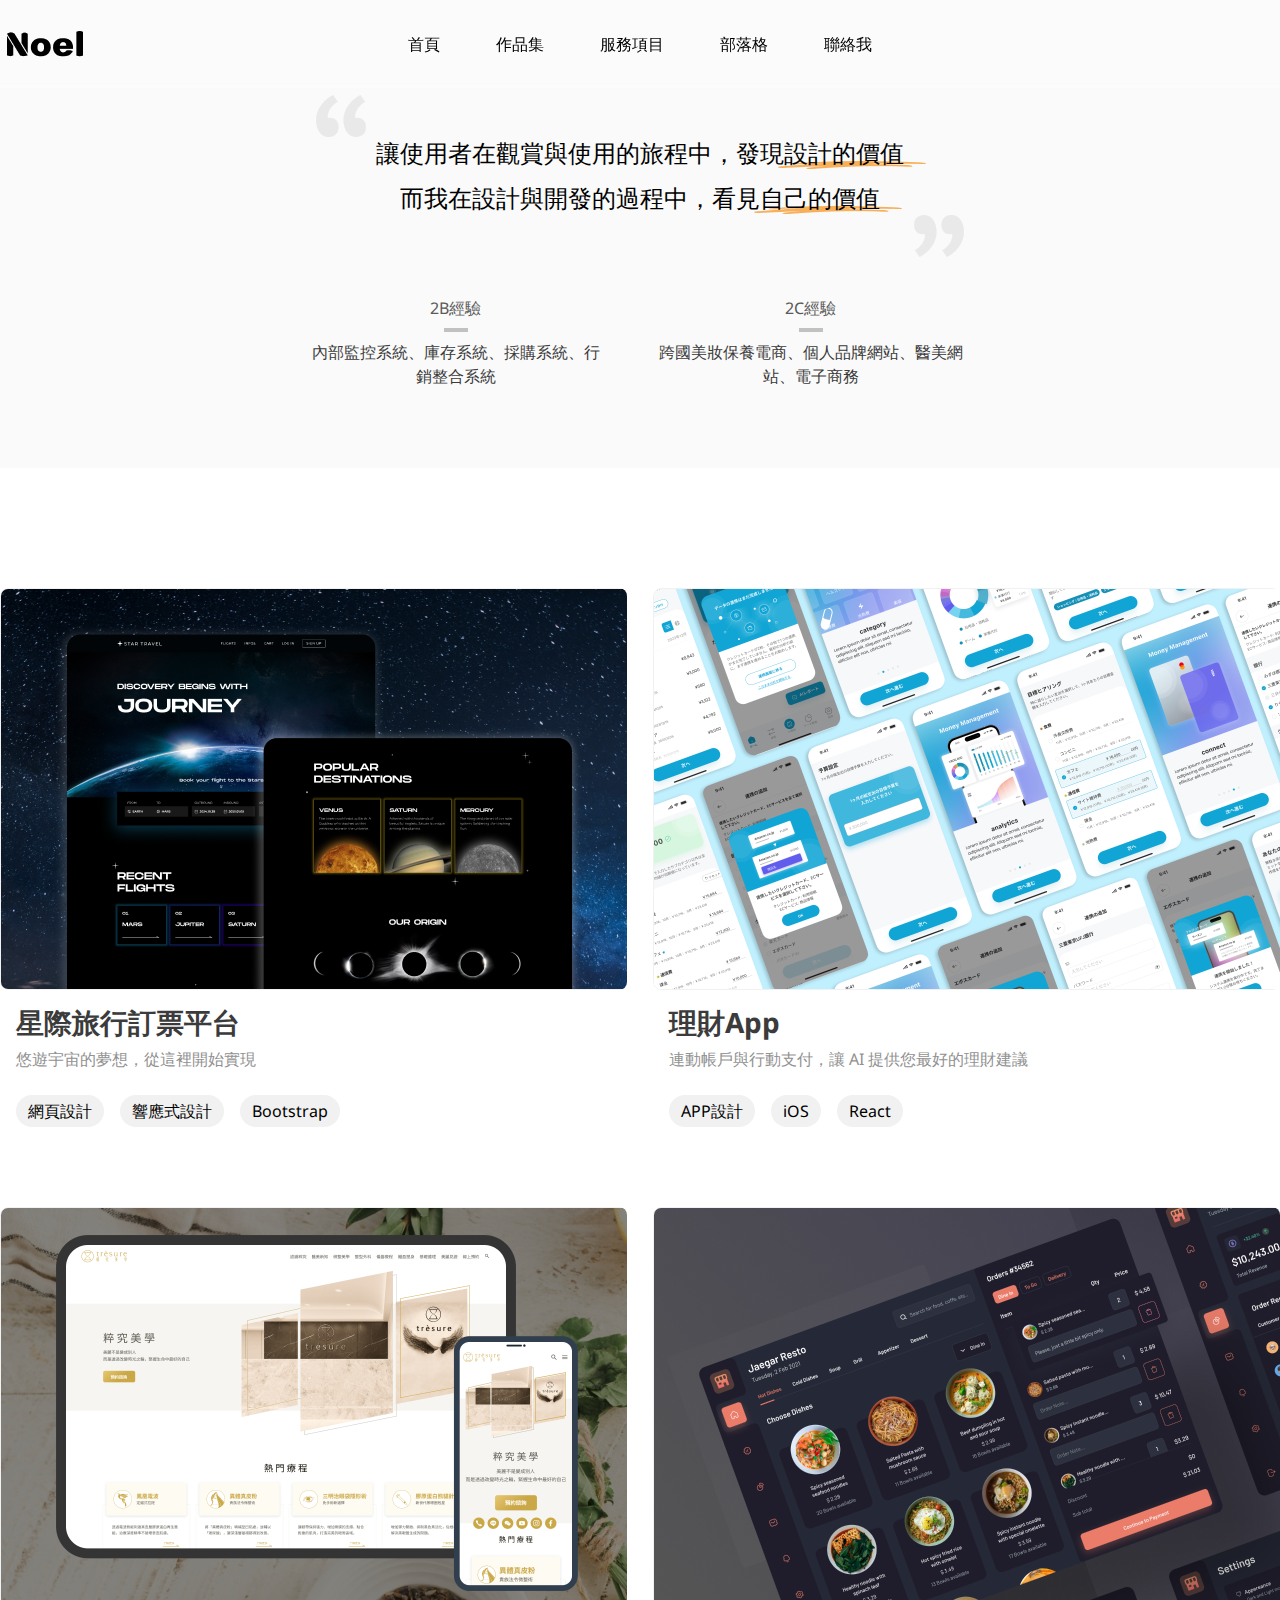
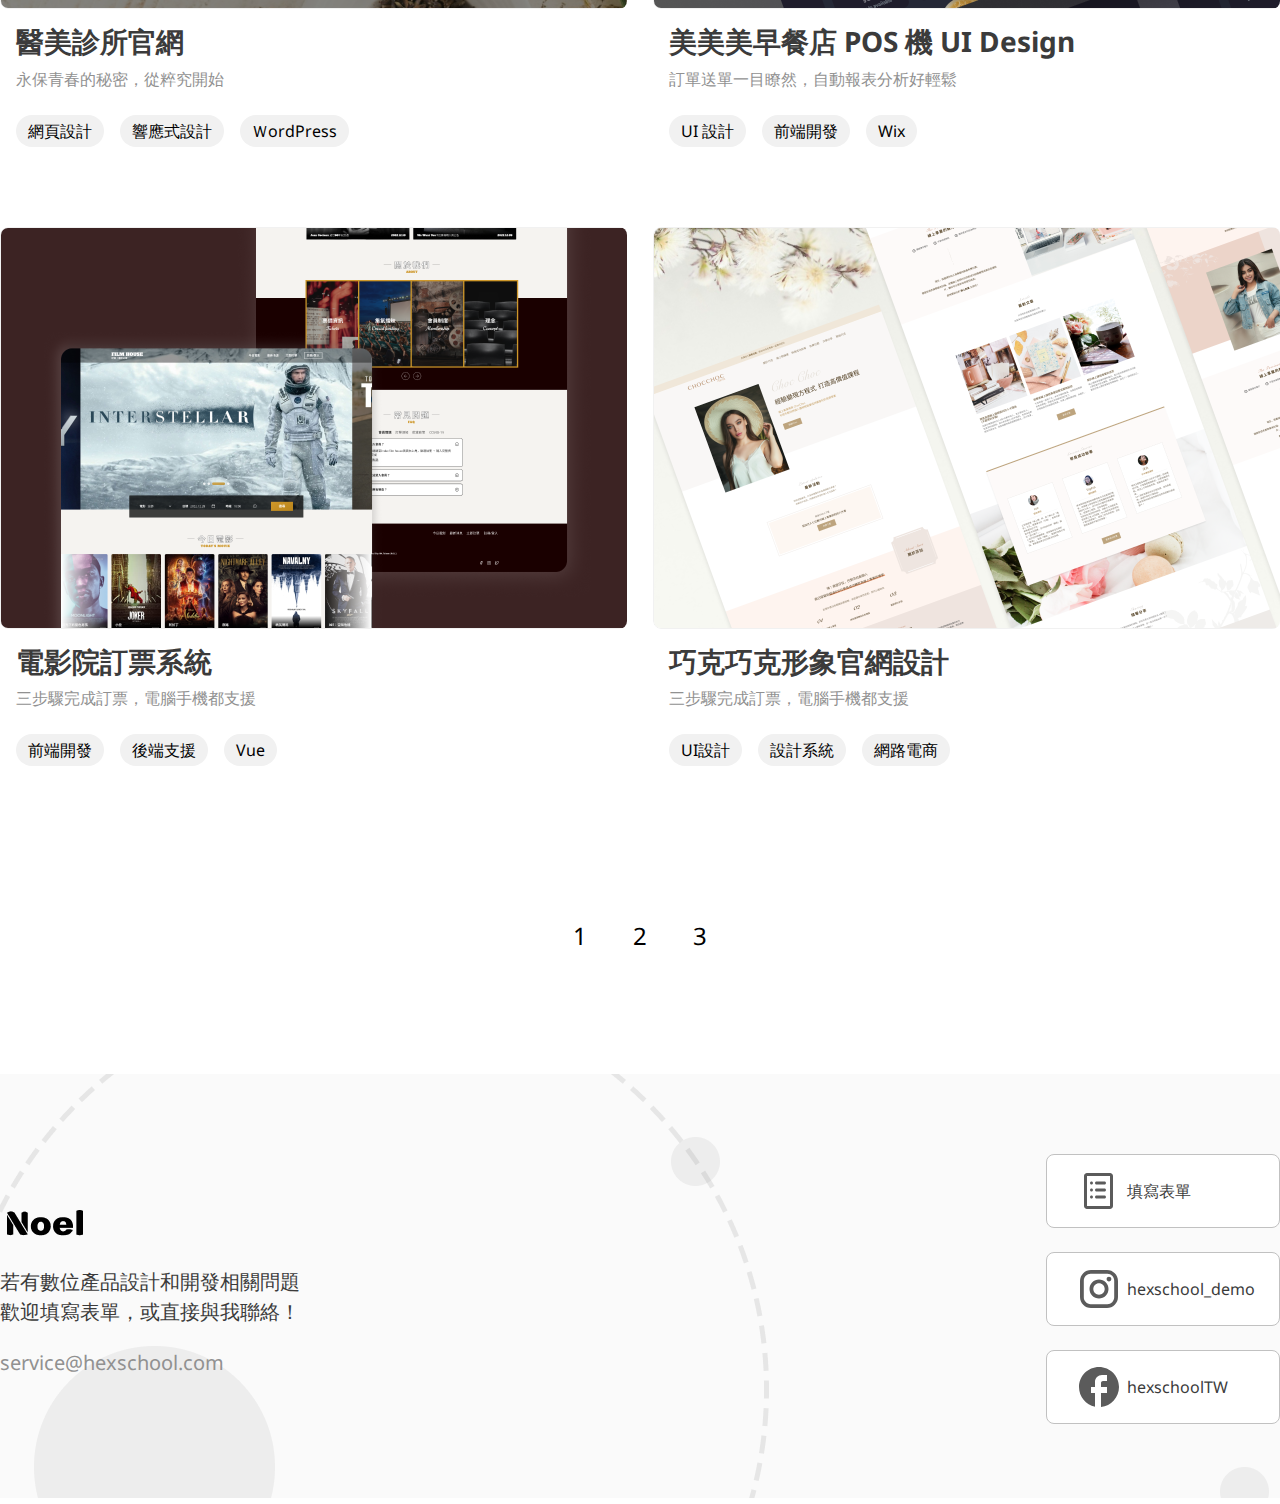
<file: index.html>
<!DOCTYPE html>
<html lang="en">

<head>
    <meta charset="UTF-8">
    <meta name="viewport" content="width=device-width, initial-scale=1.0">
    <title>Portfolio</title>
    <link rel="preconnect" href="https://fonts.googleapis.com">
    <link rel="preconnect" href="https://fonts.gstatic.com" crossorigin>
    <link
        href="https://fonts.googleapis.com/css2?family=Noto+Sans+Display:ital,wght@0,100..900;1,100..900&family=Noto+Sans:ital,wght@0,100..900;1,100..900&display=swap"
        rel="stylesheet">
    <link rel="stylesheet"
        href="https://fonts.googleapis.com/css2?family=Material+Symbols+Outlined:opsz,wght,FILL,GRAD@24,400,0,0" />
    <link rel="stylesheet" href="all.css">
</head>

<body>
    <div class="header">
        <div class="container position-relative">
            <div class="header-content d-flex justify-center">
                <h1><a href="#">Noel</a></h1>
                <ul class="nav-list d-flex">
                    <li class="nav-list-item">
                        <a class="nav-link" href="#">首頁</a>
                        <span class="outer-line-top-left"></span>
                        <span class="outer-line-bottom-left"></span>
                        <span class="outer-line-top-right"></span>
                        <span class="outer-line-bottom-right"></span>
                    </li>
                    <li class="nav-list-item">
                        <a class="nav-link" href="#">作品集</a>
                        <span class="outer-line-top-left"></span>
                        <span class="outer-line-bottom-left"></span>
                        <span class="outer-line-top-right"></span>
                        <span class="outer-line-bottom-right"></span>
                    </li>
                    <li class="nav-list-item">
                        <a class="nav-link" href="#">服務項目</a>
                        <span class="outer-line-top-left"></span>
                        <span class="outer-line-bottom-left"></span>
                        <span class="outer-line-top-right"></span>
                        <span class="outer-line-bottom-right"></span>
                    </li>
                    <li class="nav-list-item">
                        <a class="nav-link" href="#">部落格</a>
                        <span class="outer-line-top-left"></span>
                        <span class="outer-line-bottom-left"></span>
                        <span class="outer-line-top-right"></span>
                        <span class="outer-line-bottom-right"></span>
                    </li>
                    <li class="nav-list-item">
                        <a class="nav-link" href="#">聯絡我</a>
                        <span class="outer-line-top-left"></span>
                        <span class="outer-line-bottom-left"></span>
                        <span class="outer-line-top-right"></span>
                        <span class="outer-line-bottom-right"></span>
                    </li>
                </ul>
            </div>
        </div>
    </div>
    <div class="title">
        <div class="title-main">
            <div class="title-content mb-24">
                <div class="title-text">
                    <p class="bs-h4 text-weight-400 mb-16">讓使用者在觀賞與使用的旅程中，發現<span class="highlighter-pen">設計的價值<img
                                class="highlighter-pen-img" src="./assets/highlighter.png" alt=""></span></p>
                    <p class="bs-h4 text-weight-400">而我在設計與開發的過程中，看見<span class="highlighter-pen">自己的價值<img
                                class="highlighter-pen-img" src="./assets/highlighter.png" alt=""></span></p>
                </div>
                <div class="backtick-left d-flex justify-center align-center">
                    <img src="./assets/Vector-left.png" alt="">
                </div>
                <div class="backtick-right d-flex justify-center align-center">
                    <img src="./assets/Vector-right.png" alt="">
                </div>
            </div>
            <div class="title-introduce d-flex justify-between">
                <div class="title-introduce-item">
                    <h3 class="fs-6-text text-primary-600 text-weight-400 mb-4">2B經驗</h3>
                    <hr class="title-hr mb-8">
                    <p class="fs-6-text text-primary-700">內部監控系統、庫存系統、採購系統、行銷整合系統</p>
                </div>
                <div class="title-introduce-item">
                    <h3 class="fs-6-text text-primary-600 text-weight-400 mb-4">2C經驗</h3>
                    <hr class="title-hr mb-8">
                    <p class="fs-6-text text-primary-700">跨國美妝保養電商、個人品牌網站、醫美網站、電子商務</p>
                </div>
            </div>
        </div>
    </div>
    <div class="portfolio">
        <div class="container">
            <ul class="portfolio-list d-flex justify-between flex-wrap mb-72">
                <li class="portfolio-item">
                    <a class="portfolio-link mb-16" href="#"><img class="portfolio-img" src="./assets/work-image-1.png"
                            alt=""></a>
                    <div class="portfolio-content">
                        <h2 class="bs-h3 text-primary-700 text-weight-700 mb-8">星際旅行訂票平台</h2>
                        <p class="fs-6-text text-primary-500 text-weight-400 mb-24">悠遊宇宙的夢想，從這裡開始實現</p>
                        <ul class="tags-list d-flex">
                            <li class="tags-item"><a class="tags-link" href="#">網頁設計</a></li>
                            <li class="tags-item"><a class="tags-link" href="#">響應式設計</a></li>
                            <li class="tags-item"><a class="tags-link" href="#">Bootstrap</a></li>
                        </ul>
                    </div>
                </li>
                <li class="portfolio-item">
                    <a class="portfolio-link mb-16" href="#"><img class="portfolio-img" src="./assets/work-image-2.png"
                            alt=""></a>
                    <div class="portfolio-content">
                        <h2 class="bs-h3 text-primary-700 text-weight-700 mb-8">理財App</h2>
                        <p class="fs-6-text text-primary-500 text-weight-400 mb-24">連動帳戶與行動支付，讓 AI 提供您最好的理財建議</p>
                        <ul class="tags-list d-flex">
                            <li class="tags-item"><a class="tags-link" href="#">APP設計</a></li>
                            <li class="tags-item"><a class="tags-link" href="#">iOS</a></li>
                            <li class="tags-item"><a class="tags-link" href="#">React</a></li>
                        </ul>
                    </div>

                </li>
                <li class="portfolio-item">
                    <a class="portfolio-link mb-16" href="#"><img class="portfolio-img" src="./assets/work-image-3.png"
                            alt=""></a>
                    <div class="portfolio-content">
                        <h2 class="bs-h3 text-primary-700 text-weight-700 mb-8">醫美診所官網</h2>
                        <p class="fs-6-text text-primary-500 text-weight-400 mb-24">永保青春的秘密，從粹究開始</p>
                        <ul class="tags-list d-flex">
                            <li class="tags-item"><a class="tags-link" href="#">網頁設計</a></li>
                            <li class="tags-item"><a class="tags-link" href="#">響應式設計</a></li>
                            <li class="tags-item"><a class="tags-link" href="#">ＷordPress</a></li>
                        </ul>
                    </div>

                </li>
                <li class="portfolio-item">
                    <a class="portfolio-link mb-16" href="#"><img class="portfolio-img" src="./assets/work-image-4.png"
                            alt=""></a>
                    <div class="portfolio-content">
                        <h2 class="bs-h3 text-primary-700 text-weight-700 mb-8">美美美早餐店 POS 機 UI Design</h2>
                        <p class="fs-6-text text-primary-500 text-weight-400 mb-24">訂單送單一目瞭然，自動報表分析好輕鬆</p>
                        <ul class="tags-list d-flex">
                            <li class="tags-item"><a class="tags-link" href="#">UI 設計</a></li>
                            <li class="tags-item"><a class="tags-link" href="#">前端開發</a></li>
                            <li class="tags-item"><a class="tags-link" href="#">Wix</a></li>
                        </ul>
                    </div>

                </li>
                <li class="portfolio-item">
                    <a class="portfolio-link mb-16" href="#"><img class="portfolio-img" src="./assets/work-image-5.png"
                            alt=""></a>
                    <div class="portfolio-content">
                        <h2 class="bs-h3 text-primary-700 text-weight-700 mb-8">電影院訂票系統</h2>
                        <p class="fs-6-text text-primary-500 text-weight-400 mb-24">三步驟完成訂票，電腦手機都支援</p>
                        <ul class="tags-list d-flex">
                            <li class="tags-item"><a class="tags-link" href="#">前端開發</a></li>
                            <li class="tags-item"><a class="tags-link" href="#">後端支援</a></li>
                            <li class="tags-item"><a class="tags-link" href="#">Vue</a></li>
                        </ul>
                    </div>

                </li>
                <li class="portfolio-item">
                    <a class="portfolio-link mb-16" href="#"><img class="portfolio-img" src="./assets/work-image-6.png"
                            alt=""></a>
                    <div class="portfolio-content">
                        <h2 class="bs-h3 text-primary-700 text-weight-700 mb-8">巧克巧克形象官網設計</h2>
                        <p class="fs-6-text text-primary-500 text-weight-400 mb-24">三步驟完成訂票，電腦手機都支援</p>
                        <ul class="tags-list d-flex">
                            <li class="tags-item"><a class="tags-link" href="#">UI設計</a></li>
                            <li class="tags-item"><a class="tags-link" href="#">設計系統</a></li>
                            <li class="tags-item"><a class="tags-link" href="#">網路電商</a></li>
                        </ul>
                    </div>
                </li>
            </ul>
            <div class="pagination-list">
                <a class="pagination-item fs-4-text text-weight-400" href="#">1</a>
                <a class="pagination-item fs-4-text text-weight-400" href="#">2</a>
                <a class="pagination-item fs-4-text text-weight-400" href="#">3</a>
            </div>
        </div>
    </div>
    <div class="footer">
        <div class="container">
            <div class="d-flex justify-between align-center">
                <div class="footer-mail">
                    <img class="mb-24" src="./assets/header-logo.png" alt="">
                    <p class="fs-5-text text-primary-700 text-weight-400 mb-24">若有數位產品設計和開發相關問題<br />
                        歡迎填寫表單，或直接與我聯絡！</p>
                    <a href="#" class="bs-h5 text-primary-500 text-weight-400">service@hexschool.com</a>
                </div>
                <ul class="footer-social-list">
                    <li class="footer-social-item">
                        <a class="footer-social-link d-flex align-center mb-24" href="">
                            <svg width="56" height="56" viewBox="0 0 56 56" fill="none"
                                xmlns="http://www.w3.org/2000/svg">
                                <path fill-rule="evenodd" clip-rule="evenodd"
                                    d="M16 13H39V43H16L16 13ZM13 13C13 11.3431 14.3431 10 16 10H39C40.6569 10 42 11.3431 42 13V43C42 44.6569 40.6569 46 39 46H16C14.3431 46 13 44.6569 13 43V13ZM22 20C22 20.8284 21.3284 21.5 20.5 21.5C19.6716 21.5 19 20.8284 19 20C19 19.1716 19.6716 18.5 20.5 18.5C21.3284 18.5 22 19.1716 22 20ZM22 27C22 27.8284 21.3284 28.5 20.5 28.5C19.6716 28.5 19 27.8284 19 27C19 26.1716 19.6716 25.5 20.5 25.5C21.3284 25.5 22 26.1716 22 27ZM20.5 35.5C21.3284 35.5 22 34.8284 22 34C22 33.1716 21.3284 32.5 20.5 32.5C19.6716 32.5 19 33.1716 19 34C19 34.8284 19.6716 35.5 20.5 35.5ZM24 20C24 19.1716 24.6716 18.5 25.5 18.5H33.5C34.3284 18.5 35 19.1716 35 20C35 20.8284 34.3284 21.5 33.5 21.5H25.5C24.6716 21.5 24 20.8284 24 20ZM25.5 25.5C24.6716 25.5 24 26.1716 24 27C24 27.8284 24.6716 28.5 25.5 28.5H33.5C34.3284 28.5 35 27.8284 35 27C35 26.1716 34.3284 25.5 33.5 25.5H25.5ZM24 34C24 33.1716 24.6716 32.5 25.5 32.5H33.5C34.3284 32.5 35 33.1716 35 34C35 34.8284 34.3284 35.5 33.5 35.5H25.5C24.6716 35.5 24 34.8284 24 34Z"
                                    fill="#5B5B5B" />
                            </svg>
                            <p>填寫表單</p>
                        </a>
                    </li>
                    <li class="footer-social-item">
                        <a class="footer-social-link d-flex align-center mb-24" href="">
                            <svg width="56" height="56" viewBox="0 0 56 56" fill="none"
                                xmlns="http://www.w3.org/2000/svg">
                                <path
                                    d="M20.02 9H35.98C42.06 9 47 13.94 47 20.02V35.98C47 38.9027 45.839 41.7057 43.7723 43.7723C41.7057 45.839 38.9027 47 35.98 47H20.02C13.94 47 9 42.06 9 35.98V20.02C9 17.0973 10.161 14.2943 12.2277 12.2277C14.2943 10.161 17.0973 9 20.02 9ZM19.64 12.8C17.8259 12.8 16.0861 13.5206 14.8034 14.8034C13.5206 16.0861 12.8 17.8259 12.8 19.64V36.36C12.8 40.141 15.859 43.2 19.64 43.2H36.36C38.1741 43.2 39.9139 42.4794 41.1966 41.1966C42.4794 39.9139 43.2 38.1741 43.2 36.36V19.64C43.2 15.859 40.141 12.8 36.36 12.8H19.64ZM37.975 15.65C38.6049 15.65 39.209 15.9002 39.6544 16.3456C40.0998 16.791 40.35 17.3951 40.35 18.025C40.35 18.6549 40.0998 19.259 39.6544 19.7044C39.209 20.1498 38.6049 20.4 37.975 20.4C37.3451 20.4 36.741 20.1498 36.2956 19.7044C35.8502 19.259 35.6 18.6549 35.6 18.025C35.6 17.3951 35.8502 16.791 36.2956 16.3456C36.741 15.9002 37.3451 15.65 37.975 15.65ZM28 18.5C30.5196 18.5 32.9359 19.5009 34.7175 21.2825C36.4991 23.0641 37.5 25.4804 37.5 28C37.5 30.5196 36.4991 32.9359 34.7175 34.7175C32.9359 36.4991 30.5196 37.5 28 37.5C25.4804 37.5 23.0641 36.4991 21.2825 34.7175C19.5009 32.9359 18.5 30.5196 18.5 28C18.5 25.4804 19.5009 23.0641 21.2825 21.2825C23.0641 19.5009 25.4804 18.5 28 18.5ZM28 22.3C26.4883 22.3 25.0384 22.9005 23.9695 23.9695C22.9005 25.0384 22.3 26.4883 22.3 28C22.3 29.5117 22.9005 30.9616 23.9695 32.0305C25.0384 33.0995 26.4883 33.7 28 33.7C29.5117 33.7 30.9616 33.0995 32.0305 32.0305C33.0995 30.9616 33.7 29.5117 33.7 28C33.7 26.4883 33.0995 25.0384 32.0305 23.9695C30.9616 22.9005 29.5117 22.3 28 22.3Z"
                                    fill="#5B5B5B" />
                            </svg>
                            <p>hexschool_demo</p>
                        </a>
                    </li>
                    <li class="footer-social-item">
                        <a class="footer-social-link d-flex align-center" href="">
                            <svg width="56" height="56" viewBox="0 0 56 56" fill="none"
                                xmlns="http://www.w3.org/2000/svg">
                                <path
                                    d="M48 28.0501C48 16.9825 39.04 8 28 8C16.96 8 8 16.9825 8 28.0501C8 37.7544 14.88 45.8346 24 47.6992V34.0652H20V28.0501H24V23.0376C24 19.1679 27.14 16.0201 31 16.0201H36V22.0351H32C30.9 22.0351 30 22.9373 30 24.0401V28.0501H36V34.0652H30V48C40.1 46.9975 48 38.4561 48 28.0501Z"
                                    fill="#5B5B5B" />
                            </svg>
                            <p>hexschoolTW</p>

                        </a>
                    </li>
                </ul>
            </div>
        </div>
    </div>
</body>

</html>
</file>
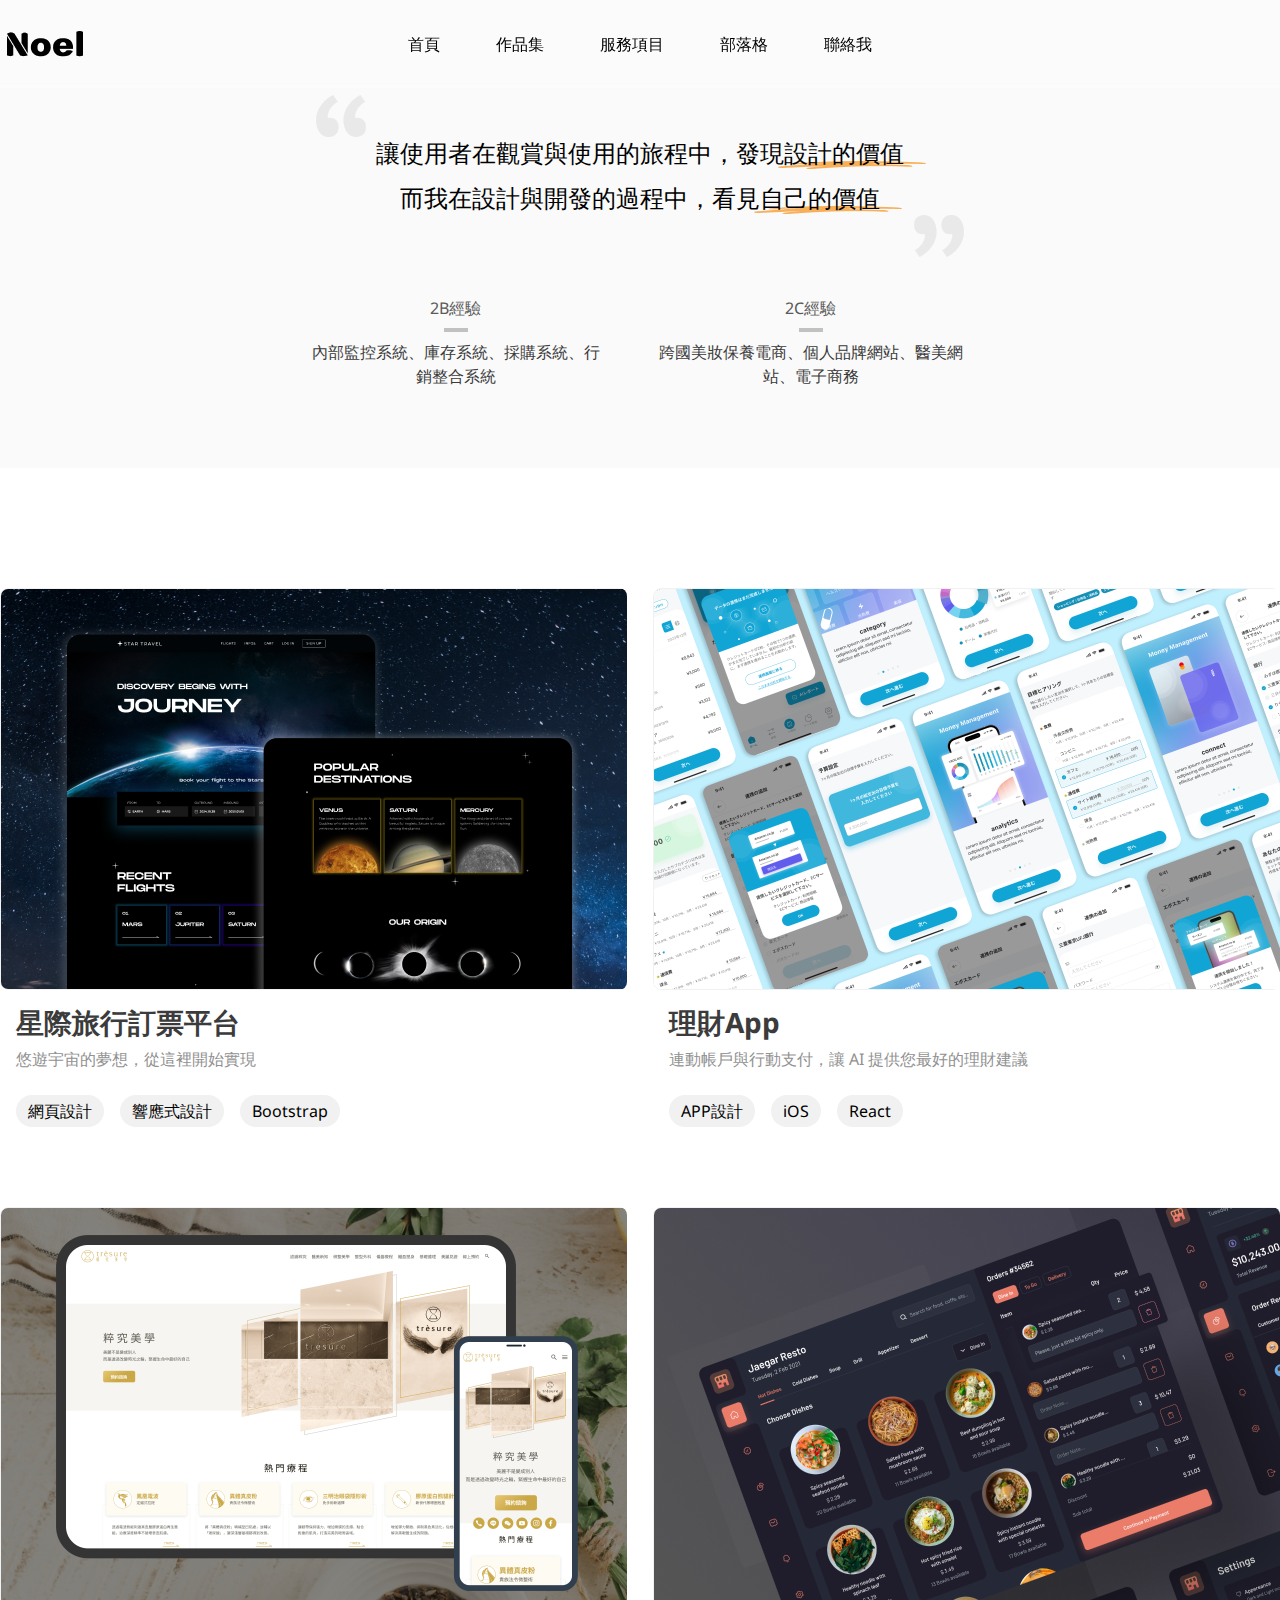
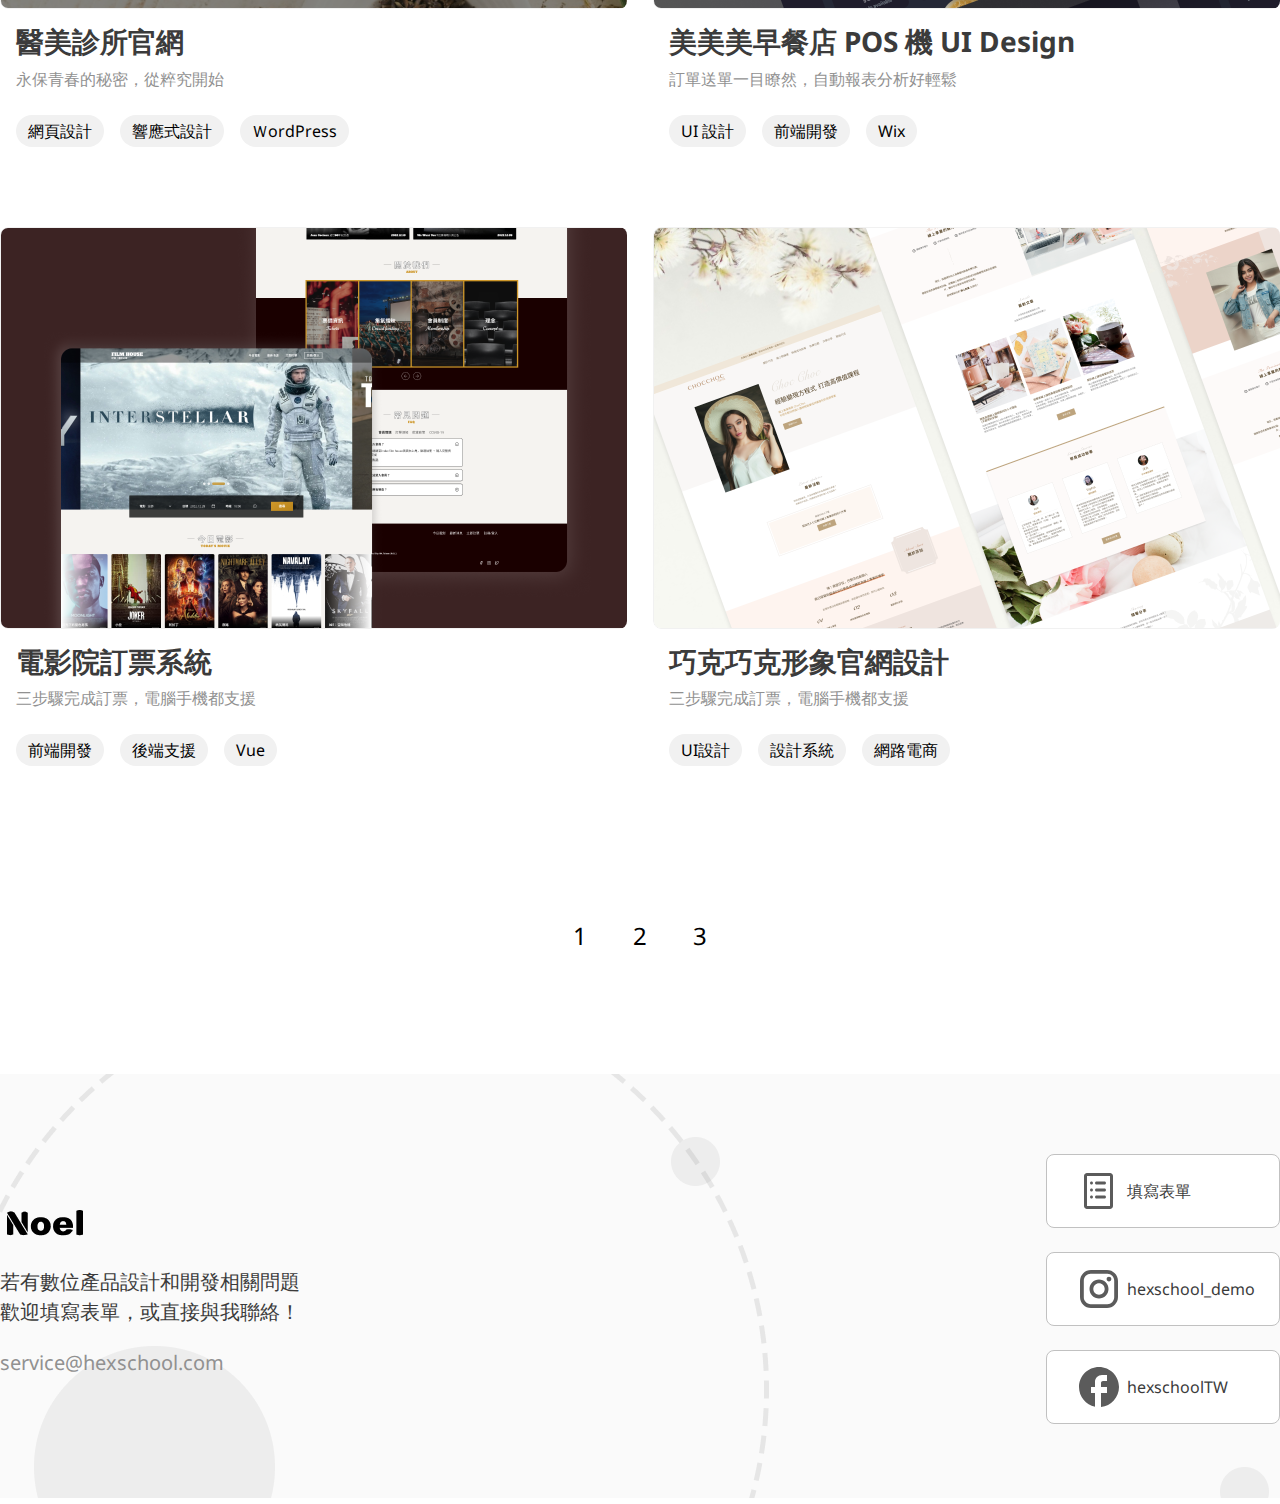
<file:  portfolio.html>
<!DOCTYPE html>
<html lang="en">

<head>
    <meta charset="UTF-8">
    <meta name="viewport" content="width=device-width, initial-scale=1.0">
    <title>Portfolio</title>
    <link rel="preconnect" href="https://fonts.googleapis.com">
    <link rel="preconnect" href="https://fonts.gstatic.com" crossorigin>
    <link
        href="https://fonts.googleapis.com/css2?family=Noto+Sans+Display:ital,wght@0,100..900;1,100..900&family=Noto+Sans:ital,wght@0,100..900;1,100..900&display=swap"
        rel="stylesheet">
    <link rel="stylesheet"
        href="https://fonts.googleapis.com/css2?family=Material+Symbols+Outlined:opsz,wght,FILL,GRAD@24,400,0,0" />
    <link rel="stylesheet" href="all.css">
</head>

<body>
    <!-- <span class="material-symbols-outlined">
        arrow_forward
    </span>
    <span class="material-symbols-outlined">
        arrow_downward
    </span>
    <span class="material-symbols-outlined">
        menu
    </span>
    <span class="material-symbols-outlined">
        close
    </span> -->
    <div class="header">
        <div class="container position-relative">
            <div class="header-content d-flex justify-center">
                <h1><a href="#">Noel</a></h1>
                <ul class="nav-list d-flex">
                    <li class="nav-list-item">
                        <a class="nav-link" href="#">首頁</a>
                        <span class="outer-line-top-left"></span>
                        <span class="outer-line-bottom-left"></span>
                        <span class="outer-line-top-right"></span>
                        <span class="outer-line-bottom-right"></span>
                    </li>
                    <li class="nav-list-item">
                        <a class="nav-link" href="#">作品集</a>
                        <span class="outer-line-top-left"></span>
                        <span class="outer-line-bottom-left"></span>
                        <span class="outer-line-top-right"></span>
                        <span class="outer-line-bottom-right"></span>
                    </li>
                    <li class="nav-list-item">
                        <a class="nav-link" href="#">服務項目</a>
                        <span class="outer-line-top-left"></span>
                        <span class="outer-line-bottom-left"></span>
                        <span class="outer-line-top-right"></span>
                        <span class="outer-line-bottom-right"></span>
                    </li>
                    <li class="nav-list-item">
                        <a class="nav-link" href="#">部落格</a>
                        <span class="outer-line-top-left"></span>
                        <span class="outer-line-bottom-left"></span>
                        <span class="outer-line-top-right"></span>
                        <span class="outer-line-bottom-right"></span>
                    </li>
                    <li class="nav-list-item">
                        <a class="nav-link" href="#">聯絡我</a>
                        <span class="outer-line-top-left"></span>
                        <span class="outer-line-bottom-left"></span>
                        <span class="outer-line-top-right"></span>
                        <span class="outer-line-bottom-right"></span>
                    </li>
                </ul>
            </div>
        </div>
    </div>
    <div class="title">
        <div class="title-main">
            <div class="title-content mb-24">
                <div class="title-text">
                    <p class="bs-h4 text-weight-400 mb-16">讓使用者在觀賞與使用的旅程中，發現<span class="highlighter-pen">設計的價值<img
                                class="highlighter-pen-img" src="./assets/highlighter.png" alt=""></span></p>
                    <p class="bs-h4 text-weight-400">而我在設計與開發的過程中，看見<span class="highlighter-pen">自己的價值<img
                                class="highlighter-pen-img" src="./assets/highlighter.png" alt=""></span></p>
                </div>
                <div class="backtick-left d-flex justify-center align-center">
                    <img src="./assets/Vector-left.png" alt="">
                </div>
                <div class="backtick-right d-flex justify-center align-center">
                    <img src="./assets/Vector-right.png" alt="">
                </div>
            </div>
            <div class="title-introduce d-flex justify-between">
                <div class="title-introduce-item">
                    <h3 class="fs-6-text text-primary-600 text-weight-400 mb-4">2B經驗</h3>
                    <hr class="title-hr mb-8">
                    <p class="fs-6-text text-primary-700">內部監控系統、庫存系統、採購系統、行銷整合系統</p>
                </div>
                <div class="title-introduce-item">
                    <h3 class="fs-6-text text-primary-600 text-weight-400 mb-4">2C經驗</h3>
                    <hr class="title-hr mb-8">
                    <p class="fs-6-text text-primary-700">跨國美妝保養電商、個人品牌網站、醫美網站、電子商務</p>
                </div>
            </div>
        </div>
    </div>
    <div class="portfolio">
        <div class="container">
            <ul class="portfolio-list d-flex justify-between flex-wrap mb-72">
                <li class="portfolio-item">
                    <a class="portfolio-link mb-16" href="#"><img class="portfolio-img" src="./assets/work-image-1.png"
                            alt=""></a>
                    <div class="portfolio-content">
                        <h2 class="bs-h3 text-primary-700 text-weight-700 mb-8">星際旅行訂票平台</h2>
                        <p class="fs-6-text text-primary-500 text-weight-400 mb-24">悠遊宇宙的夢想，從這裡開始實現</p>
                        <ul class="tags-list d-flex">
                            <li class="tags-item"><a class="tags-link" href="#">網頁設計</a></li>
                            <li class="tags-item"><a class="tags-link" href="#">響應式設計</a></li>
                            <li class="tags-item"><a class="tags-link" href="#">Bootstrap</a></li>
                        </ul>
                    </div>
                </li>
                <li class="portfolio-item">
                    <a class="portfolio-link mb-16" href="#"><img class="portfolio-img" src="./assets/work-image-2.png"
                            alt=""></a>
                    <div class="portfolio-content">
                        <h2 class="bs-h3 text-primary-700 text-weight-700 mb-8">理財App</h2>
                        <p class="fs-6-text text-primary-500 text-weight-400 mb-24">連動帳戶與行動支付，讓 AI 提供您最好的理財建議</p>
                        <ul class="tags-list d-flex">
                            <li class="tags-item"><a class="tags-link" href="#">APP設計</a></li>
                            <li class="tags-item"><a class="tags-link" href="#">iOS</a></li>
                            <li class="tags-item"><a class="tags-link" href="#">React</a></li>
                        </ul>
                    </div>

                </li>
                <li class="portfolio-item">
                    <a class="portfolio-link mb-16" href="#"><img class="portfolio-img" src="./assets/work-image-3.png"
                            alt=""></a>
                    <div class="portfolio-content">
                        <h2 class="bs-h3 text-primary-700 text-weight-700 mb-8">醫美診所官網</h2>
                        <p class="fs-6-text text-primary-500 text-weight-400 mb-24">永保青春的秘密，從粹究開始</p>
                        <ul class="tags-list d-flex">
                            <li class="tags-item"><a class="tags-link" href="#">網頁設計</a></li>
                            <li class="tags-item"><a class="tags-link" href="#">響應式設計</a></li>
                            <li class="tags-item"><a class="tags-link" href="#">ＷordPress</a></li>
                        </ul>
                    </div>

                </li>
                <li class="portfolio-item">
                    <a class="portfolio-link mb-16" href="#"><img class="portfolio-img" src="./assets/work-image-4.png"
                            alt=""></a>
                    <div class="portfolio-content">
                        <h2 class="bs-h3 text-primary-700 text-weight-700 mb-8">美美美早餐店 POS 機 UI Design</h2>
                        <p class="fs-6-text text-primary-500 text-weight-400 mb-24">訂單送單一目瞭然，自動報表分析好輕鬆</p>
                        <ul class="tags-list d-flex">
                            <li class="tags-item"><a class="tags-link" href="#">UI 設計</a></li>
                            <li class="tags-item"><a class="tags-link" href="#">前端開發</a></li>
                            <li class="tags-item"><a class="tags-link" href="#">Wix</a></li>
                        </ul>
                    </div>

                </li>
                <li class="portfolio-item">
                    <a class="portfolio-link mb-16" href="#"><img class="portfolio-img" src="./assets/work-image-5.png"
                            alt=""></a>
                    <div class="portfolio-content">
                        <h2 class="bs-h3 text-primary-700 text-weight-700 mb-8">電影院訂票系統</h2>
                        <p class="fs-6-text text-primary-500 text-weight-400 mb-24">三步驟完成訂票，電腦手機都支援</p>
                        <ul class="tags-list d-flex">
                            <li class="tags-item"><a class="tags-link" href="#">前端開發</a></li>
                            <li class="tags-item"><a class="tags-link" href="#">後端支援</a></li>
                            <li class="tags-item"><a class="tags-link" href="#">Vue</a></li>
                        </ul>
                    </div>

                </li>
                <li class="portfolio-item">
                    <a class="portfolio-link mb-16" href="#"><img class="portfolio-img" src="./assets/work-image-6.png"
                            alt=""></a>
                    <div class="portfolio-content">
                        <h2 class="bs-h3 text-primary-700 text-weight-700 mb-8">巧克巧克形象官網設計</h2>
                        <p class="fs-6-text text-primary-500 text-weight-400 mb-24">三步驟完成訂票，電腦手機都支援</p>
                        <ul class="tags-list d-flex">
                            <li class="tags-item"><a class="tags-link" href="#">UI設計</a></li>
                            <li class="tags-item"><a class="tags-link" href="#">設計系統</a></li>
                            <li class="tags-item"><a class="tags-link" href="#">網路電商</a></li>
                        </ul>
                    </div>
                </li>
            </ul>
            <div class="pagination-list">
                <a class="pagination-item fs-4-text text-weight-400" href="#">1</a>
                <a class="pagination-item fs-4-text text-weight-400" href="#">2</a>
                <a class="pagination-item fs-4-text text-weight-400" href="#">3</a>
            </div>
        </div>
    </div>
    <div class="footer">
        <div class="container">
            <div class="d-flex justify-between align-center">
                <div class="footer-mail">
                    <img class="mb-24" src="./assets/logo.png" alt="">
                    <p class="fs-5-text text-primary-700 text-weight-400 mb-24">若有數位產品設計和開發相關問題<br />
                        歡迎填寫表單，或直接與我聯絡！</p>
                    <a href="#" class="bs-h5 text-primary-500 text-weight-400">service@hexschool.com</a>
                </div>
                <ul class="footer-social-list">
                    <li class="footer-social-item">
                        <a class="footer-social-link d-flex align-center mb-24" href="">
                            <svg width="56" height="56" viewBox="0 0 56 56" fill="none"
                                xmlns="http://www.w3.org/2000/svg">
                                <path fill-rule="evenodd" clip-rule="evenodd"
                                    d="M16 13H39V43H16L16 13ZM13 13C13 11.3431 14.3431 10 16 10H39C40.6569 10 42 11.3431 42 13V43C42 44.6569 40.6569 46 39 46H16C14.3431 46 13 44.6569 13 43V13ZM22 20C22 20.8284 21.3284 21.5 20.5 21.5C19.6716 21.5 19 20.8284 19 20C19 19.1716 19.6716 18.5 20.5 18.5C21.3284 18.5 22 19.1716 22 20ZM22 27C22 27.8284 21.3284 28.5 20.5 28.5C19.6716 28.5 19 27.8284 19 27C19 26.1716 19.6716 25.5 20.5 25.5C21.3284 25.5 22 26.1716 22 27ZM20.5 35.5C21.3284 35.5 22 34.8284 22 34C22 33.1716 21.3284 32.5 20.5 32.5C19.6716 32.5 19 33.1716 19 34C19 34.8284 19.6716 35.5 20.5 35.5ZM24 20C24 19.1716 24.6716 18.5 25.5 18.5H33.5C34.3284 18.5 35 19.1716 35 20C35 20.8284 34.3284 21.5 33.5 21.5H25.5C24.6716 21.5 24 20.8284 24 20ZM25.5 25.5C24.6716 25.5 24 26.1716 24 27C24 27.8284 24.6716 28.5 25.5 28.5H33.5C34.3284 28.5 35 27.8284 35 27C35 26.1716 34.3284 25.5 33.5 25.5H25.5ZM24 34C24 33.1716 24.6716 32.5 25.5 32.5H33.5C34.3284 32.5 35 33.1716 35 34C35 34.8284 34.3284 35.5 33.5 35.5H25.5C24.6716 35.5 24 34.8284 24 34Z"
                                    fill="#5B5B5B" />
                            </svg>
                            <p>填寫表單</p>
                        </a>
                    </li>
                    <li class="footer-social-item">
                        <a class="footer-social-link d-flex align-center mb-24" href="">
                            <svg width="56" height="56" viewBox="0 0 56 56" fill="none"
                                xmlns="http://www.w3.org/2000/svg">
                                <path
                                    d="M20.02 9H35.98C42.06 9 47 13.94 47 20.02V35.98C47 38.9027 45.839 41.7057 43.7723 43.7723C41.7057 45.839 38.9027 47 35.98 47H20.02C13.94 47 9 42.06 9 35.98V20.02C9 17.0973 10.161 14.2943 12.2277 12.2277C14.2943 10.161 17.0973 9 20.02 9ZM19.64 12.8C17.8259 12.8 16.0861 13.5206 14.8034 14.8034C13.5206 16.0861 12.8 17.8259 12.8 19.64V36.36C12.8 40.141 15.859 43.2 19.64 43.2H36.36C38.1741 43.2 39.9139 42.4794 41.1966 41.1966C42.4794 39.9139 43.2 38.1741 43.2 36.36V19.64C43.2 15.859 40.141 12.8 36.36 12.8H19.64ZM37.975 15.65C38.6049 15.65 39.209 15.9002 39.6544 16.3456C40.0998 16.791 40.35 17.3951 40.35 18.025C40.35 18.6549 40.0998 19.259 39.6544 19.7044C39.209 20.1498 38.6049 20.4 37.975 20.4C37.3451 20.4 36.741 20.1498 36.2956 19.7044C35.8502 19.259 35.6 18.6549 35.6 18.025C35.6 17.3951 35.8502 16.791 36.2956 16.3456C36.741 15.9002 37.3451 15.65 37.975 15.65ZM28 18.5C30.5196 18.5 32.9359 19.5009 34.7175 21.2825C36.4991 23.0641 37.5 25.4804 37.5 28C37.5 30.5196 36.4991 32.9359 34.7175 34.7175C32.9359 36.4991 30.5196 37.5 28 37.5C25.4804 37.5 23.0641 36.4991 21.2825 34.7175C19.5009 32.9359 18.5 30.5196 18.5 28C18.5 25.4804 19.5009 23.0641 21.2825 21.2825C23.0641 19.5009 25.4804 18.5 28 18.5ZM28 22.3C26.4883 22.3 25.0384 22.9005 23.9695 23.9695C22.9005 25.0384 22.3 26.4883 22.3 28C22.3 29.5117 22.9005 30.9616 23.9695 32.0305C25.0384 33.0995 26.4883 33.7 28 33.7C29.5117 33.7 30.9616 33.0995 32.0305 32.0305C33.0995 30.9616 33.7 29.5117 33.7 28C33.7 26.4883 33.0995 25.0384 32.0305 23.9695C30.9616 22.9005 29.5117 22.3 28 22.3Z"
                                    fill="#5B5B5B" />
                            </svg>
                            <p>hexschool_demo</p>
                        </a>
                    </li>
                    <li class="footer-social-item">
                        <a class="footer-social-link d-flex align-center" href="">
                            <svg width="56" height="56" viewBox="0 0 56 56" fill="none"
                                xmlns="http://www.w3.org/2000/svg">
                                <path
                                    d="M48 28.0501C48 16.9825 39.04 8 28 8C16.96 8 8 16.9825 8 28.0501C8 37.7544 14.88 45.8346 24 47.6992V34.0652H20V28.0501H24V23.0376C24 19.1679 27.14 16.0201 31 16.0201H36V22.0351H32C30.9 22.0351 30 22.9373 30 24.0401V28.0501H36V34.0652H30V48C40.1 46.9975 48 38.4561 48 28.0501Z"
                                    fill="#5B5B5B" />
                            </svg>
                            <p>hexschoolTW</p>

                        </a>
                    </li>
                </ul>
            </div>
        </div>
    </div>
</body>

</html>
</file>
<file: all.css>
/* css-reset */
/* http://meyerweb.com/eric/tools/css/reset/ 
   v2.0 | 20110126
   License: none (public domain)
*/

html,
body,
div,
span,
applet,
object,
iframe,
h1,
h2,
h3,
h4,
h5,
h6,
p,
blockquote,
pre,
a,
abbr,
acronym,
address,
big,
cite,
code,
del,
dfn,
em,
img,
ins,
kbd,
q,
s,
samp,
small,
strike,
strong,
sub,
sup,
tt,
var,
b,
u,
i,
center,
dl,
dt,
dd,
ol,
ul,
li,
fieldset,
form,
label,
legend,
table,
caption,
tbody,
tfoot,
thead,
tr,
th,
td,
article,
aside,
canvas,
details,
embed,
figure,
figcaption,
footer,
header,
hgroup,
menu,
nav,
output,
ruby,
section,
summary,
time,
mark,
audio,
video {
    margin: 0;
    padding: 0;
    border: 0;
    font-size: 100%;
    font: inherit;
    vertical-align: baseline;
}

/* HTML5 display-role reset for older browsers */
article,
aside,
details,
figcaption,
figure,
footer,
header,
hgroup,
menu,
nav,
section {
    display: block;
}

ol,
ul {
    list-style: none;
}

blockquote,
q {
    quotes: none;
}

blockquote:before,
blockquote:after,
q:before,
q:after {
    content: '';
    content: none;
}

table {
    border-collapse: collapse;
    border-spacing: 0;
}

body {
    font-family: "Noto Sans", sans-serif;
    line-height: 1.5
}

* {
    box-sizing: border-box;
}

img {
    /* max-width: 100%; */
    display: block;
    height: auto;
}

/* text-font */
.noto-sans {
    font-family: "Noto Sans", sans-serif;
    font-optical-sizing: auto;
    font-style: normal;
}

.noto-sans-display {
    font-family: "Noto Sans Display", sans-serif;
    font-optical-sizing: auto;
    font-style: normal;
}

/* text-font-weight */
.text-weight-700 {
    font-weight: 700;
}

.text-weight-400 {
    font-weight: 400;
}

/* text-size */
/* heading */
.bs-h1 {
    font-size: 40px;
    line-height: 1.2;
}

.bs-h2 {
    font-size: 32px;
    line-height: 1.2;
}

.bs-h2-letter {
    font-size: 32px;
    line-height: 1.2;
    letter-spacing: 12%;
}

.bs-h3 {
    font-size: 28px;
    line-height: 1.2;
}

.bs-h4 {
    font-size: 24px;
    line-height: 1.2;
}

.bs-h4-letter {
    font-size: 24px;
    line-height: 1.2;
    letter-spacing: 12%;
}

.bs-h5 {
    font-size: 20px;
    line-height: 1.2;
}

.bs-h6 {
    font-size: 16px;
    line-height: 1.2;
}

/* text */
.fs-2-text {
    font-size: 32px;
    line-height: 1.5;
}

.fs-3-text {
    font-size: 28px;
    line-height: 1.5;
}

.fs-4-text {
    font-size: 24px;
    line-height: 1.5;
}

.fs-5-text {
    font-size: 20px;
    line-height: 1.5;
}

.fs-6-text {
    font-size: 16px;
    line-height: 1.5;
}

/* text-color */
.text-primary-900 {
    color: #000;
}

.text-primary-800 {
    color: #1E1E1E;
}

.text-primary-700 {
    color: #3B3B3B;
}

.text-primary-600 {
    color: #5B5B5B;
}

.text-primary-500 {
    color: #919191;
}

.text-primary-400 {
    color: #C1C1C1;
}

.text-primary-300 {
    color: #E9E9E9;
}

.text-primary-200 {
    color: #F1F1F1;
}

.text-primary-100 {
    color: #FAFAFA;
}

.text-primary-50 {
    color: #FFFFFF;
}

/* bg-color */
.bg-primary-900 {
    background-color: #000;
}

.bg-primary-800 {
    background-color: #1E1E1E;
}

.bg-primary-700 {
    background-color: #3B3B3B;
}

.bg-primary-600 {
    background-color: #5B5B5B;
}

.bg-primary-500 {
    background-color: #919191;
}

.bg-primary-400 {
    background-color: #C1C1C1;
}

.bg-primary-300 {
    background-color: #E9E9E9;
}

.bg-primary-200 {
    background-color: #F1F1F1;
}

.bg-primary-100 {
    background-color: #FAFAFA;
}

.bg-primary-50 {
    background-color: #FFFFFF;
}

a {
    text-decoration: none;
    color: #000;
}

.container {
    max-width: 1296px;
    margin: 0 auto;
    /* background: gray; */
}

/* flex */
.d-flex {
    display: flex;
}

.justify-center {
    justify-content: center;
}

.justify-between {
    justify-content: space-between;
}

.align-center {
    align-items: center;
}

.flex-wrap {
    flex-wrap: wrap;
}

/* spacing */
/* padding */
.pb-4 {
    padding-bottom: 4px;
}

/* margin */
.mb-4 {
    margin-bottom: 4px;
}

.mb-8 {
    margin-bottom: 8px;
}

.mb-16 {
    margin-bottom: 16px;
}

.mb-24 {
    margin-bottom: 24px;
}

.mb-72 {
    margin-bottom: 72px;
}

/* border */

/* hr */
.title-hr {
    width: 24px;
    border: 2px solid #C1C1C1;
}

/* header-layout */
.header {
    position: fixed;
    width: 100%;
    background-color: rgba(255, 255, 255, 0.25);
    backdrop-filter: blur(5px);
    z-index: 1;
}

/* .position-relative {
    position: relative;
} */

.header-content {
    padding-top: 28px;
    padding-bottom: 28px;
    position: relative;
}

h1 {
    position: absolute;
    left: 0;
    top: 50%;
    transform: translateY(-50%);
}

h1 a {
    display: block;
    background: url('./assets/header-logo.png') no-repeat;
    width: 90px;
    height: 40px;
    text-indent: 101%;
    /*首行縮排*/
    overflow: hidden;
    /*自動隱藏超出的文字或圖片*/
    white-space: nowrap;
    /*希望元素在第一排上面，沒有斷行*/
}


.nav-list-item {
    position: relative;
    margin: 0 20px;
}

.nav-list-item:first-child {
    margin-left: 0px;
}

.nav-list-item:last-child {
    margin-right: 0px;
}

.nav-link {
    display: block;
    padding: 4px 8px;
}

.nav-link:hover {
    font-weight: 600;
}

.outer-line-top-left {
    opacity: 0;
    position: absolute;
    top: 50%;
    left: 50%;
    width: 8px;
    height: 8px;
    border-left: 1px solid #919191;
    border-top: 1px solid #919191;
    transition: all 0.5s ease-in;
}

.outer-line-bottom-left {
    opacity: 0;
    position: absolute;
    bottom: 50%;
    left: 50%;
    width: 8px;
    height: 8px;
    border-left: 1px solid #919191;
    border-bottom: 1px solid #919191;
    transition: all 0.5s ease-in;
}

.outer-line-top-right {
    opacity: 0;
    position: absolute;
    top: 50%;
    right: 50%;
    width: 8px;
    height: 8px;
    border-right: 1px solid #919191;
    border-top: 1px solid #919191;
    transition: all 0.5s ease-in;
}

.outer-line-bottom-right {
    opacity: 0;
    position: absolute;
    bottom: 50%;
    right: 50%;
    width: 8px;
    height: 8px;
    border-right: 1px solid #919191;
    border-bottom: 1px solid #919191;
    transition: all 0.5s ease-in;
}

/* 外框效果 */
.nav-link:hover~.outer-line-top-left {
    opacity: 1;
    position: absolute;
    top: 0;
    left: 0;
    width: 8px;
    height: 8px;
    border-left: 1px solid #919191;
    border-top: 1px solid #919191;
}

.nav-link:hover~.outer-line-bottom-left {
    opacity: 1;
    position: absolute;
    bottom: 0;
    left: 0;
    width: 8px;
    height: 8px;
    border-left: 1px solid #919191;
    border-bottom: 1px solid #919191;
}

.nav-link:hover~.outer-line-top-right {
    opacity: 1;
    position: absolute;
    top: 0;
    right: 0%;
    width: 8px;
    height: 8px;
    border-right: 1px solid #919191;
    border-top: 1px solid #919191;
}

.nav-link:hover~.outer-line-bottom-right {
    opacity: 1;
    position: absolute;
    bottom: 0;
    right: 0%;
    width: 8px;
    height: 8px;
    border-right: 1px solid #919191;
    border-bottom: 1px solid #919191;
}

/* title */
.title {
    background: #FAFAFA;
    padding-top: 80px;
    padding-bottom: 80px;
}

.title-main {
    width: 670px;
    margin: 0 auto;
}

.title-content {
    position: relative;
    padding: 59px 71px 59px 71px;
    /* outline: 1px solid black; */
}

.title-text {
    text-align: center;
}

.backtick-left {
    position: absolute;
    top: 0;
    left: 0;
    width: 72px;
    height: 72px;
}

.backtick-right {
    position: absolute;
    bottom: 0;
    right: 0;
    width: 72px;
    height: 72px;
}

.highlighter-pen {
    position: relative;
    z-index: 0;
}

.highlighter-pen-img {
    z-index: -1;
    position: absolute;
    bottom: 0;
    right: -18%;
}

.title-introduce {
    text-align: center;
}

.title-introduce-item:first-child {
    padding-right: 20px;
}

.title-introduce-item:last-child {
    padding-left: 20px;
}

/* portfolio */
.portfolio {
    padding-top: 120px;
    padding-bottom: 120px;
}

.portfolio-content {
    padding: 0 16px;
}

/* .portfolio-list {
    max-width: 100%;
} */

.portfolio-item {
    width: 49%;
    margin-bottom: 80px;
}

.portfolio-link {
    display: block;
    overflow: hidden;
    border-radius: 8px;
}

.portfolio-img {
    transition: transform 0.8s ease;
    border: 1px solid #F1F1F1;
    border-radius: 8px;
    object-fit: cover;
}

.portfolio-link:hover>.portfolio-img {
    transform: scale(1.2, 1.2);
}


.tags-item {
    margin-left: 8px;
    margin-right: 8px;
}

.tags-item:first-child {
    margin-left: 0;
}

.tags-item:last-child {
    margin-right: 0;
}

.tags-link {
    display: block;
    background: #F1F1F1;
    padding: 4px 12px 4px 12px;
    border-radius: 16px;
}

.tags-link:hover {
    color: #F1F1F1;
    background: #000;
}

/* pagination */
.pagination-list {
    margin: 0 auto;
    text-align: center;
}

.pagination-item {
    transition: all 0.3s ease;
    margin-left: 8px;
    margin-right: 8px;
    border-radius: 4px;
    padding: 2px 13px 2px 13px;
}

.pagination-item:first-child {
    margin-left: 0;
}

.pagination-item:last-child {
    margin-right: 0;
}

.pagination-item:hover {
    background: #1E1E1E;
    color: #FFFFFF;
}

.footer {
    padding-top: 80px;
    padding-bottom: 80px;
    background: url('./assets/footer-bg-lg.png') no-repeat;
}

.footer-social-link {
    background: #fff;
    padding: 8px 24px;
    border-radius: 8px;
    border: 1px solid #C1C1C1;
    color: #3B3B3B;
    transition: all 0.3s ease;
}

.footer-social-link:hover {
    background: #000;
}

.footer-social-link:hover>p {
    color: #fff;
}

.footer-social-link path {
    transition: fill 0.3s ease;
    /* 添加颜色过渡效果 */
}

.footer-social-link:hover path {
    fill: #fff;
}
</file>
